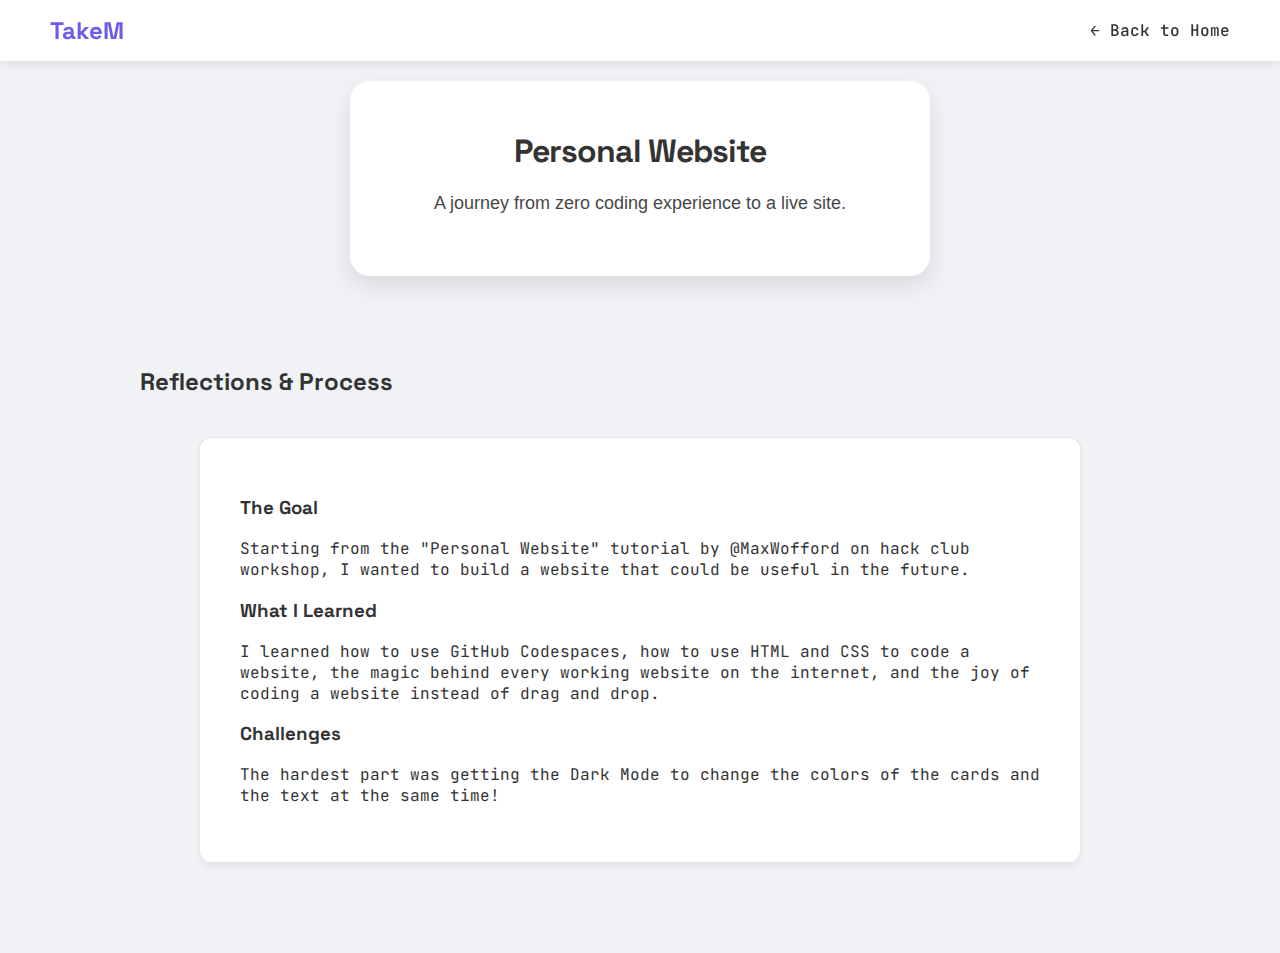
<file: project-personal-site.html>
<!DOCTYPE html>
<html>
<head>
    <title>Project Detail - Personal Website</title>
    <link rel="stylesheet" href="style.css">
    <link href="https://fonts.googleapis.com/css2?family=Space+Grotesk:wght@300;700&family=JetBrains+Mono:wght@400&display=swap" rel="stylesheet">
</head>
<body class="project-detail-page">

    <nav class="navbar">
        <div class="nav-logo">TakeM</div>
        <ul class="nav-links">
            <li><a href="index.html">← Back to Home</a></li>
        </ul>
    </nav>

    <div class="profile-card"> <h1>Personal Website</h1>
        <p>A journey from zero coding experience to a live site.</p>
    </div>

    <section class="projects-container">
        <h2>Reflections & Process</h2>
        <div class="project-card reflection-card">
            <h3>The Goal</h3>
            <p>Starting from the "Personal Website" tutorial by @MaxWofford on hack club workshop, 
                I wanted to build a website that could be useful in the future. 
            </p>
            
            <h3>What I Learned</h3>
            <p>I learned how to use GitHub Codespaces, how to use HTML and CSS to code a website, 
                the magic behind every working website on the internet, 
                and the joy of coding a website instead of drag and drop.
            </p>
            
            <h3>Challenges</h3>
            <p>The hardest part was getting the Dark Mode to change the colors of the cards and the text at the same time! </p>
        </div>
    </section>

    <script>
        // Check if the main page was in dark mode (advanced tip: we can use localStorage later)
        // For now, let's just add a theme toggle here if you want!
    </script>
</body>
</html>
</file>
<file: style.css>
/* 1. THEMES - These are your color "nicknames" */
:root {
    --bg-color: #f0f2f5;
    --card-bg: #ffffff;
    --text-color: #333333;
    --accent-color: #6c5ce7;
    --heading-font: 'Space Grotesk' , sans-serif;
    --body-font: 'JetBrains Mono', monospace;
}

.dark-theme {
    --bg-color: #18191a;
    --card-bg: #242526;
    --text-color: #e4e6eb;
    --accent-color: #a29bfe;
}

/* 2. GLOBAL STYLES */
body {
    background-color: var(--bg-color);
    color: var(--text-color);
    font-family: var(--body-font);
    transition: all 0.3s ease;
    margin: 0;
    padding: 0;
}

/* This makes sure all headers and paragraphs listen to the theme */
h1, h2, h3, p, label {
    color: var(--text-color);
    transition: color 0.3s ease;
}
/* Outfit font for all headings */
h1, h2, h3, .nav-logo {
    font-family: var(--heading-font);
    color: var(--text-color);
    font-weight: 700; /* Makes them bold */
}

/* 3. COMPONENTS (Restoring your original look) */

.profile-card {
    background-color: var(--card-bg);
    color: var(--text-color);
    padding: 40px;             /* Your original padding */
    border-radius: 20px;
    text-align: center;
    width: 500px;              /* Your original wider width */
    max-width: 90%;            /* This prevents it from breaking on small phones */
    box-shadow: 0 10px 25px rgba(0,0,0,0.1);
    transition: transform 0.3s ease, background-color 0.3s ease; 
    margin: 20px auto;
    font-family: 'Inter', sans-serif; 
}

.project-card {
    background-color: var(--card-bg);
    color: var(--text-color);
    border: 1px solid var(--text-color); /* Kept this for visibility in dark mode */
    border-radius: 12px;
    padding: 20px;
    width: 280px;              /* Your original project card size */
    box-shadow: 0 4px 6px rgba(0,0,0,0.05);
    transition: box-shadow 0.3s ease, background-color 0.3s ease;
}

/* We removed the hard-coded #333 and #666 from here */
.profile-card h1 {
    margin: 10px 0;
    font-size: 32px;
    letter-spacing: -1px;
    color: var(--text-color);
}

.profile-card p {
    color: var(--text-color);
    line-height: 1.6;
    opacity: 0.9;
    font-size: 18px;
}

.profile-card:hover {
    transform: translateY(-10px);
}

.profile-image {
    width: 150px;
    height: 150px;
    object-fit: cover;
    border-radius: 50%;
    border: 5px solid var(--accent-color);
    margin-bottom: 20px;
}

/* 4. PROJECTS SECTION */
.projects-container {
    padding: 50px 20px;
    max-width: 1000px;
    margin: 0 auto;
}

.projects-grid {
    display: flex;
    flex-wrap: wrap;
    justify-content: center;
    gap: 20px;
}

.project-card {
    padding: 20px;
    width: 280px;
    border: 1px solid rgba(0,0,0,0.1); /* Subtle border */
    transition: transform 0.3s ease
}

.project-card:hover {
    transform: translateY(-10px);
}
/* 5. BUTTONS */
.theme-btn, .contact-btn {
    background-color: var(--accent-color);
    color: white;
    border: none;
    padding: 10px 20px;
    border-radius: 20px;
    cursor: pointer;
    font-weight: bold;
    text-decoration: none;
    display: inline-block;
}

.theme-btn {
    position: fixed;
    top: 80px;
    right: 20px;
    z-index: 1000;
}

.contact-btn:active {
    transform: scale(0.95);
}
/* Navigation Bar Styling */
.navbar {
    position: sticky;
    top: 0;
    left: 0;
    width: 100%;
    background-color: var(--card-bg);
    display: flex;
    justify-content: space-between;
    align-items: center;
    padding: 15px 50px;
    box-shadow: 0 2px 10px rgba(0,0,0,0.1);
    z-index: 2000; /* Higher than the theme button */
    box-sizing: border-box;
}

.nav-logo {
    font-size: 24px;
    font-weight: bold;
    color: var(--accent-color);
}

.nav-links {
    list-style: none; /* Removes bullet points */
    display: flex;
    gap: 30px;
    margin: 0;
    padding: 0;
}

.nav-links a {
    text-decoration: none;
    color: var(--text-color);
    font-weight: 500;
    transition: color 0.3s;
}

.nav-links a:hover {
    color: var(--accent-color);
}

/* Smooth Scrolling effect */
html {
    scroll-behavior: smooth;
}
.reflection-card {
    /* Set a specific width that looks good on computers */
    width: 800px; 
    
    /* This prevents the card from being wider than the screen on phones */
    max-width: 90%; 
    
    /* The magic lines for centering */
    margin-left: auto;
    margin-right: auto;
    margin-top: 40px;
    margin-bottom: 40px;

    /* Makes the text inside easy to read */
    text-align: left; 
    padding: 40px;
}
</file>
